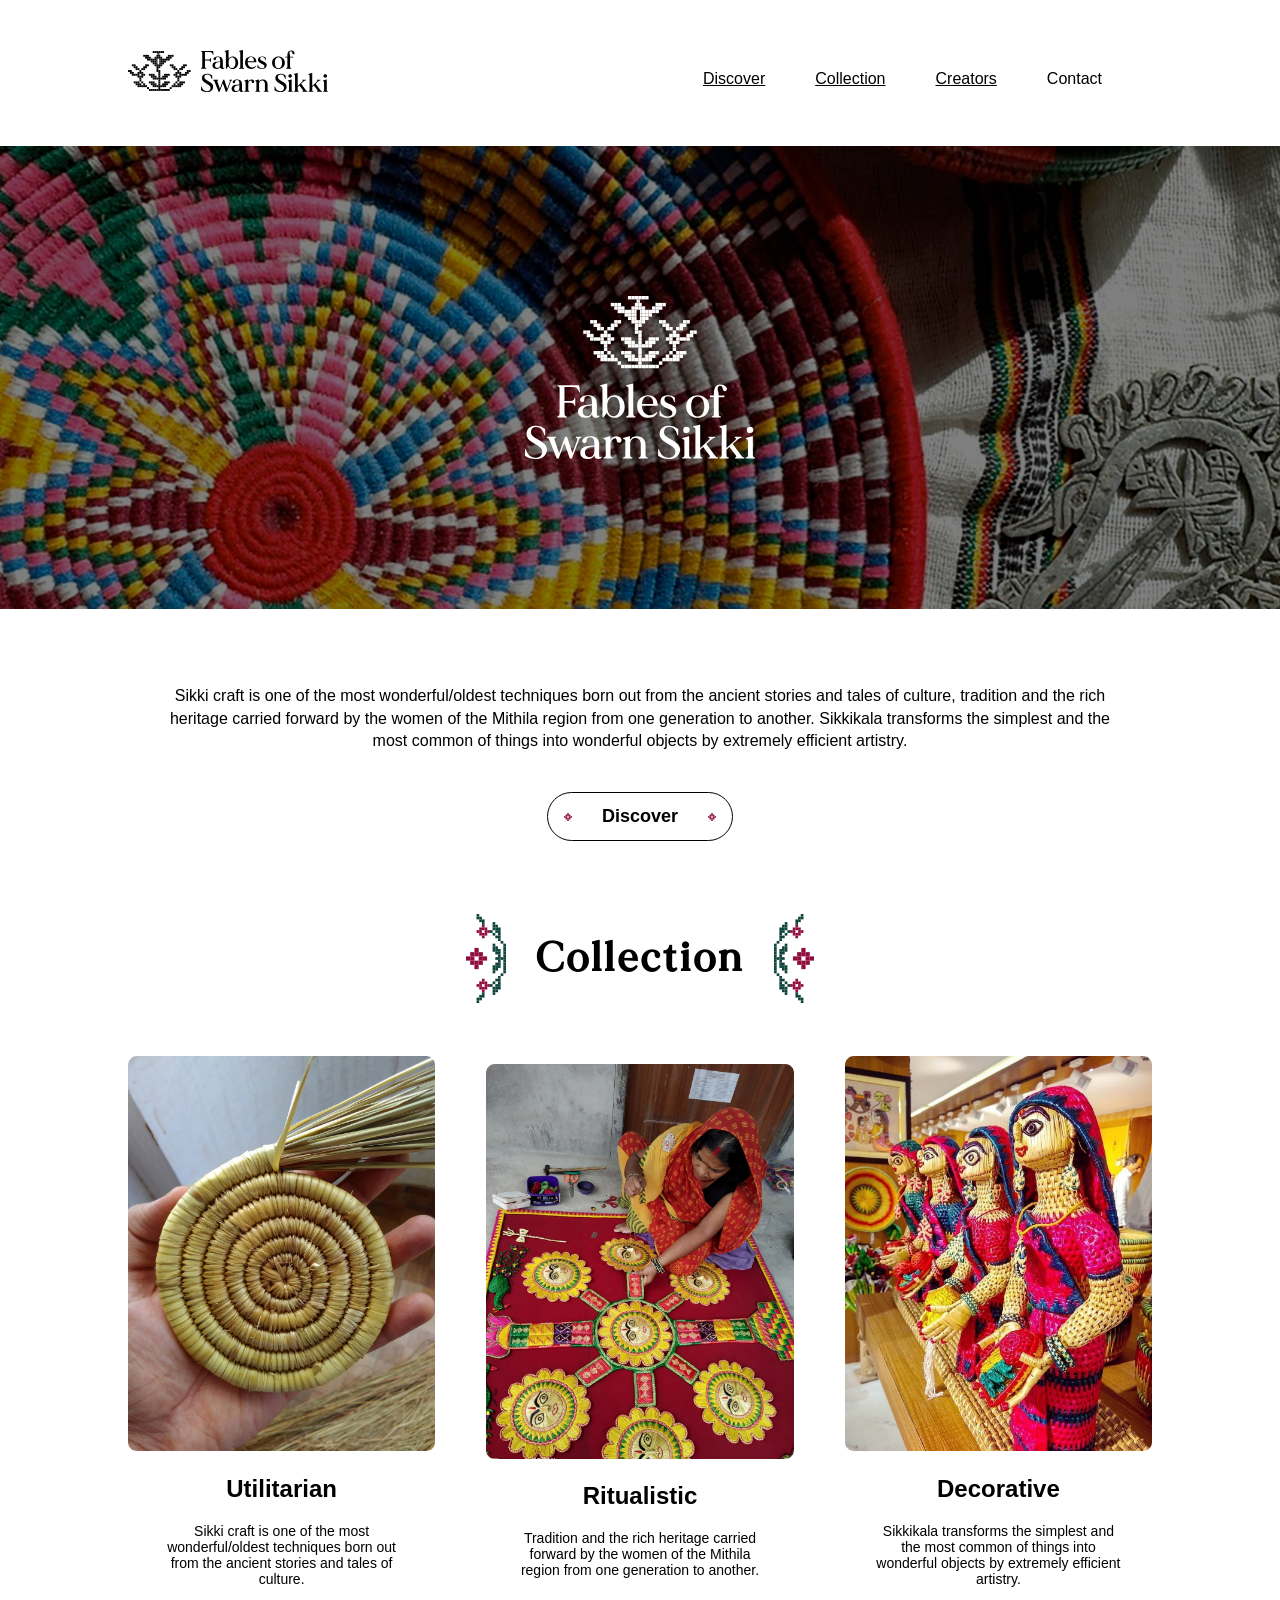
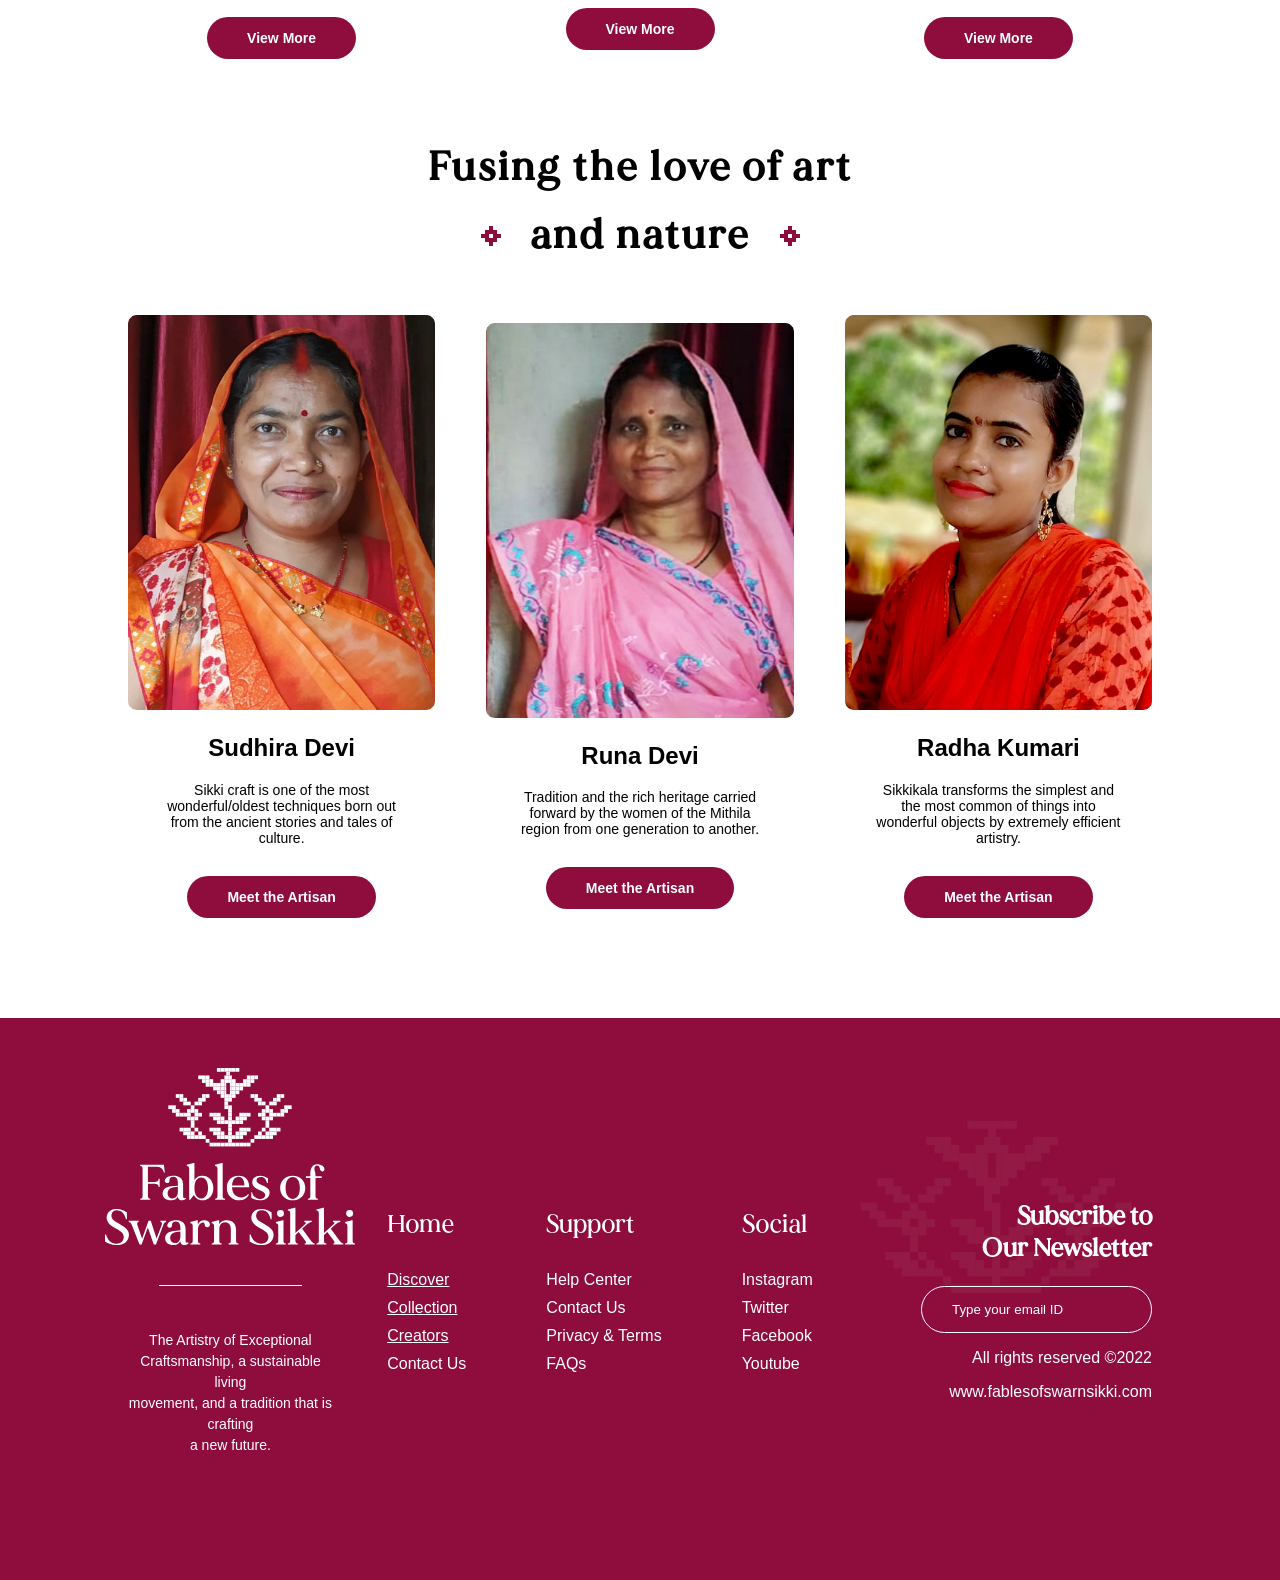
<file: index.html>
<!DOCTYPE html>
<html lang="en">
<head>
  <meta charset="UTF-8">
  <meta http-equiv="X-UA-Compatible" content="IE=edge">
  <meta name="viewport" content="width=device-width, initial-scale=1.0">
  <link rel="stylesheet" href="style.css">
  <title>Fables of Swarn Sikki</title>
</head>
<body>
  <nav class="container">
    <a href="./">
      <img src="./assets/logo.svg" alt="Logo">
    </a>
    <div class="menu-item">
        <ul>
            <li class="item">
                <a href="./discover.html" style="color:rgb(0, 0, 0)">Discover</a>
            </li>
            <li class="item">
              <a href="./collection.html" style="color:rgb(0, 0, 0)">Collection</a>
            </li>
            <li class="item">
              <a href="./" style="color:rgb(0, 0, 0)">Creators</a>
            </li>
            <li class="item">
                Contact
            </li>
        </ul>
    </div>
  </nav>


  <!-- Cover Image -->
  <div class="main">
    <div class="content container index-main">
      <img src="./assets/logo-white.svg" alt="">
    </div>
  </div>

  <div class="content container">
    <div class="about">
      <p>Sikki craft is one of the most wonderful/oldest techniques born out from the ancient stories and tales of culture, tradition and the rich <br> heritage carried forward by the women of the Mithila region from one generation to another. Sikkikala transforms the simplest and the<br> most common of things into wonderful objects by extremely efficient artistry.</p>
      <button class="flower-button">
        <img src="./assets/FlowerIcon.svg" alt="">
        Discover
        <img src="./assets/FlowerIcon.svg" alt="">
      </button>  
    </div>

  </div>


  <div class="content container">
    <div class="collection-title">
      <img src="./assets/BelIcon-Right.svg" alt="">
      Collection
      <img src="./assets/BelIcon-left.svg" alt="">
    </div>
    <div class="grid3">
      <div class="item">
        <img src="./assets/Collection01-utilitarian.png" alt="">
        <h2>Utilitarian</h2>
        <p>Sikki craft is one of the most wonderful/oldest techniques born out from the ancient stories and tales of culture.</p>
        <button class="dark-button">
          View More
        </button>
      </div>
      <div class="item">
        <img src="./assets/Collection02-ritualistic.png" alt="">
        <h2>Ritualistic</h2>
        <p>Tradition and the rich heritage carried forward by the women of the Mithila region from one generation to another.</p>
        <button class="dark-button">
          View More
        </button>
      </div>
      <div class="item">
        <img src="./assets/Collection03-Decorative.png" alt="">
        <h2>Decorative</h2>
        <p>Sikkikala transforms the simplest and the most common of things into wonderful objects by extremely efficient artistry.</p>
        <button class="dark-button">
          View More
        </button>
      </div>            

    </div>
  </div>



  <div class="content container" style="margin-top: 70px;">
    <div class="collection-title  collection-title1">
      Fusing the love of art
    </div>
    <div class="collection-title collection-title1" style="margin-bottom: 40px;">
      <img src="./assets/FlowerIcon.svg" alt="">
      and nature
      <img src="./assets/FlowerIcon.svg" alt="">
    </div>
    <div class="grid3">
      <div class="item">
        <img src="./assets/Artisan01-Sudhira.png" alt="">
        <h2>Sudhira Devi</h2>
        <p>Sikki craft is one of the most wonderful/oldest techniques born out from the ancient stories and tales of culture.</p>
        <button class="dark-button">
          Meet the Artisan
        </button>
      </div>
      <div class="item">
        <img src="./assets/Artisan02-Runa.png" alt="">
        <h2>Runa Devi</h2>
        <p>Tradition and the rich heritage carried forward by the women of the Mithila region from one generation to another.</p>
        <button class="dark-button">
          Meet the Artisan
        </button>
      </div>
      <div class="item">
        <img src="./assets/Artisan03-Radha.png" alt="">
        <h2>Radha Kumari</h2>
        <p>Sikkikala transforms the simplest and the most common of things into wonderful objects by extremely efficient artistry.</p>
        <button class="dark-button">
          Meet the Artisan
        </button>
      </div>            

    </div>
  </div>


  <div class="footer">
    <div class="container">
      <div class="top">
        <div class="left">
            <div class="logo">
                <img src="./assets/logo-white.svg" alt="">
                <div class="line"></div>
                <p>The Artistry of Exceptional<br>Craftsmanship, a sustainable living<br>movement, and a tradition that is crafting<br>a new future.</p>
            </div>
        </div>
        <div class="right">
          <div class="footer-menu">
            <div class="items">
                <div class="title">
                    Home
                </div>
                <ul>
                  <li class="item"><a href="./discover.html" style="color:white">Discover</a></li>
                  <li class="item"><a href="./collection.html" style="color:white">Collection</a></li>
                  <li class="item"><a href="./" style="color:white">Creators</a></li>
                
                    <li class="item">Contact Us</li>
                </ul>
            </div>
            <div class="items">
                <div class="title">
                    Support
                </div>
                <ul>
                    <li class="item">Help Center</li>
                    <li class="item">Contact Us</li>
                    <li class="item">Privacy & Terms</li>
                    <li class="item">FAQs</li>
                </ul>
            </div>

            <div class="items">
                <div class="title">
                    Social
                </div>
                <ul>
                    <li class="item">Instagram</li>
                    <li class="item">Twitter</li>
                    <li class="item">Facebook</li>
                    <li class="item">Youtube</li>
                </ul>
            </div>

          </div>
        </div>
        <div class="subscribe">
          <h2>Subscribe to<br>Our Newsletter</h2>
          <input type="text" name="email" id="email" placeholder="Type your email ID">
          <div>
            <p>All rights reserved ©2022</p>
            <p>www.fablesofswarnsikki.com</p>
          </div>
        </div>

    </div>      
    </div>

    </div>
  </div>

</body>
</html>
</file>
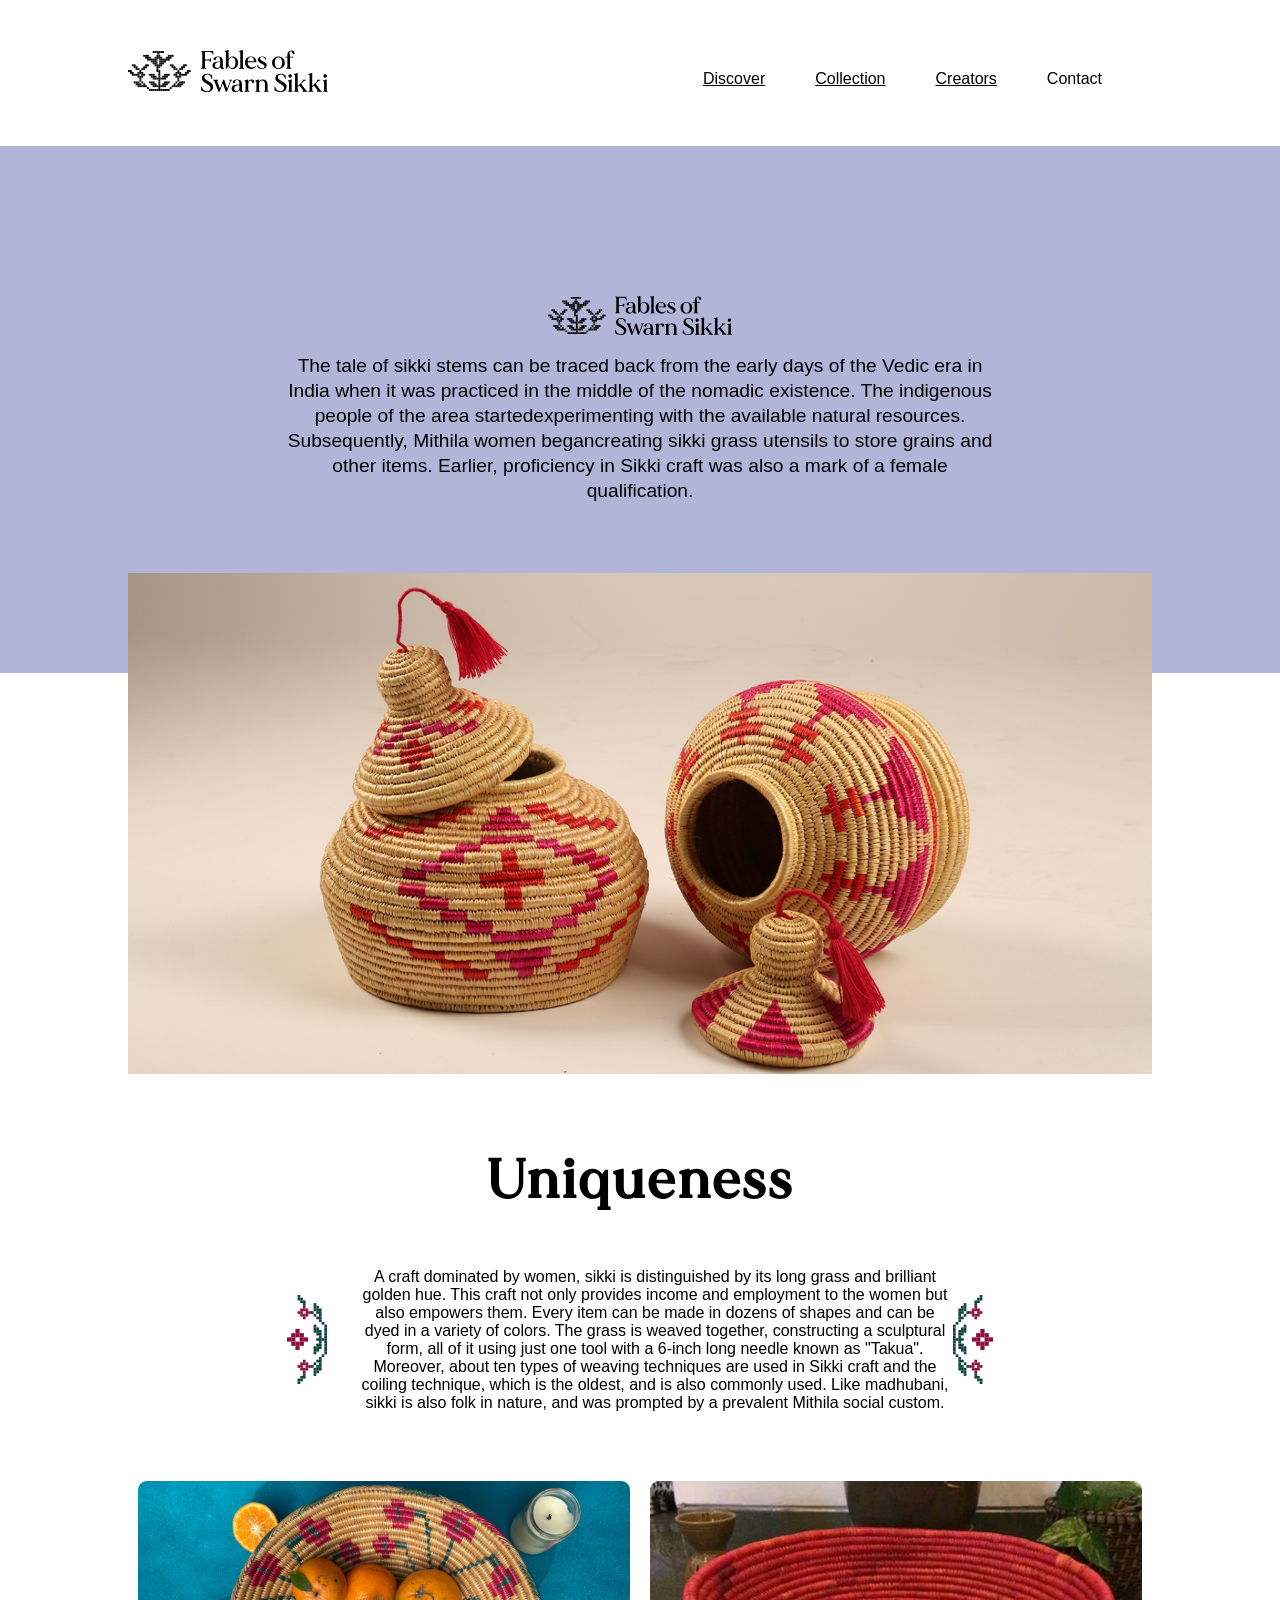
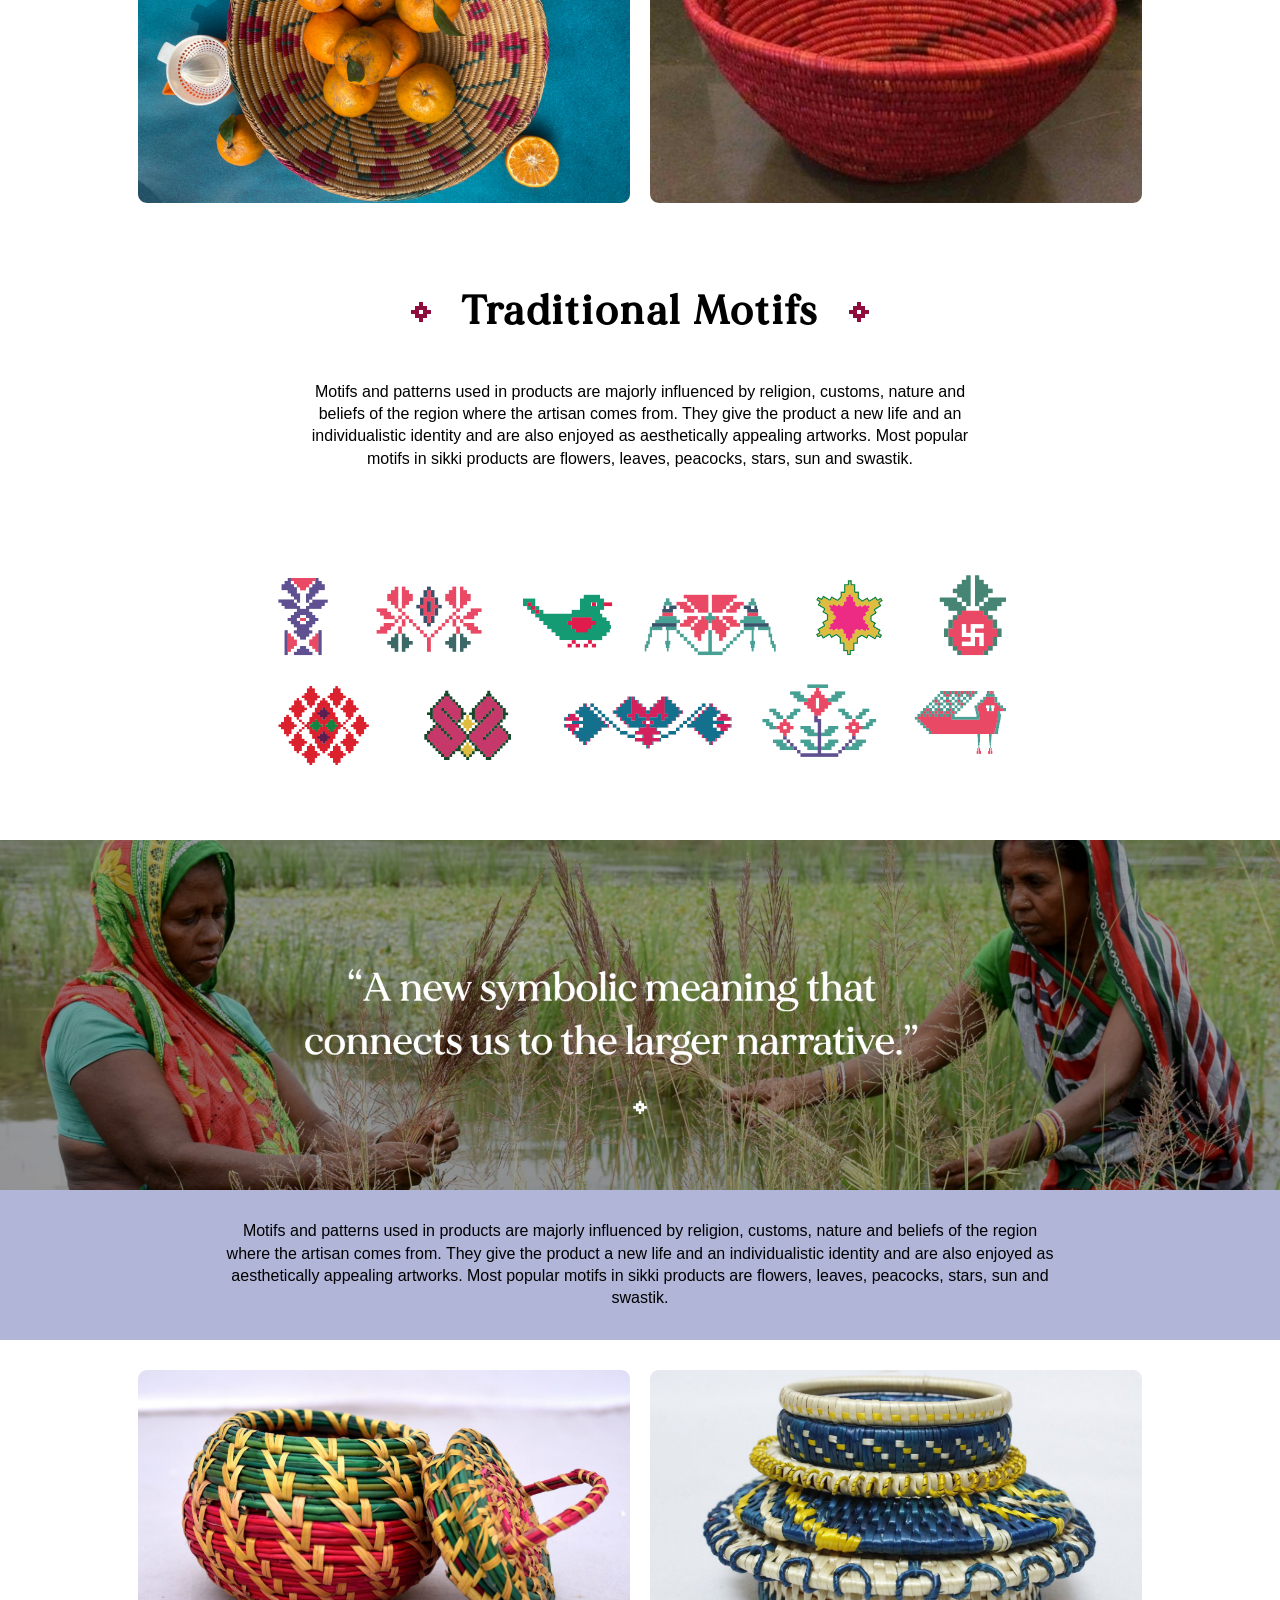
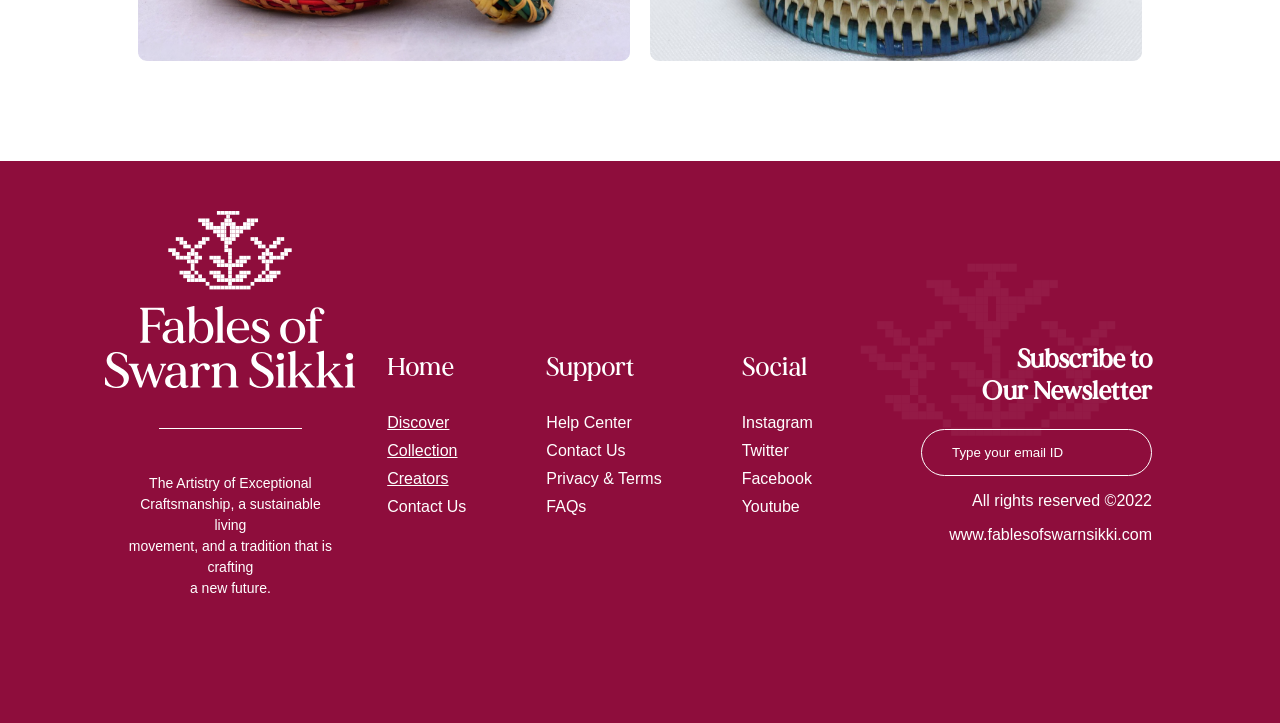
<file: discover.html>
<!DOCTYPE html>
<html lang="en">
<head>
  <meta charset="UTF-8">
  <meta http-equiv="X-UA-Compatible" content="IE=edge">
  <meta name="viewport" content="width=device-width, initial-scale=1.0">
  <link rel="stylesheet" href="style.css">
  <title>Fables of Swarn Sikki - Discover</title>
</head>
<body>
  <nav class="container">
    <a href="./">
      <img src="./assets/logo.svg" alt="Logo">
    </a>
    <div class="menu-item">
        <ul>
            <li class="item">
                <a href="./discover.html" style="color:rgb(0, 0, 0)">Discover</a>
            </li>
            <li class="item">
              <a href="./collection.html" style="color:rgb(0, 0, 0)">Collection</a>
            </li>
            <li class="item">
              <a href="./" style="color:rgb(0, 0, 0)">Creators</a>
            </li>
            <li class="item">
                Contact
            </li>
        </ul>
    </div>
  </nav>

  <!-- Cover Image -->
  <div class="main main-discover">
    <div class="content container discover">
      <img src="./assets/logo.svg" alt="">
      <p>
        The tale of sikki stems can be traced back from the early days of the Vedic era in India when it was practiced in the middle of the nomadic existence. The indigenous people of the area startedexperimenting with the available natural resources. Subsequently, Mithila women begancreating sikki grass utensils to store grains and other items. Earlier, proficiency in Sikki craft was also a mark of a female qualification. 
      </p>
    </div>
  </div>

  <div class="container image-container discover-cover">
    <img src="./assets/COVER.png" alt="">
  </div>

  <div class="content container">

    <div class="collection-title" style="margin-top: 60px; margin-bottom: 10px !important; font-size: 3.4em;">
      Uniqueness
    </div>

    <div class="collection-title">
      <img src="./assets/BelIcon-Right.svg" alt="">
      <p style="text-align: center;font-size: 16px; font-family: 'Mulish', sans-serif; font-weight: normal; letter-spacing: normal; width: 60%;">
        A craft dominated by women, sikki is distinguished by its long grass and brilliant golden hue. This craft not only 

        provides income and employment to the women but also empowers them. Every item can be made in dozens of 

        shapes and can be dyed in a variety of colors. The grass is weaved together, constructing a sculptural form, all of it 

        using just one tool with a 6-inch long needle known as "Takua". Moreover, about ten types of weaving techniques are 

        used in Sikki craft and the coiling technique, which is the oldest, and is also commonly used. Like madhubani, sikki is 

        also folk in nature, and was prompted by a prevalent Mithila social custom. 
      </p>
      <img src="./assets/BelIcon-left.svg" alt="">
    </div>
  </div>

  <div class="container image-container two">
    <img src="./assets/UPPER 01.png" alt="">      
    <img src="./assets/UPPWE 02.png" alt="">      
  </div>

  <div class="content container" style="margin-top: 70px;">
    <div class="collection-title collection-title1" style="margin-bottom: 0!important;">
      <img src="./assets/FlowerIcon.svg" alt="">
      Traditional Motifs
      <img src="./assets/FlowerIcon.svg" alt="">
    </div>
    <div class="white-background gray-background">
      <p class="container">Motifs and patterns used in products are majorly influenced by religion, customs, nature and 
        beliefs of the region where the artisan comes from. They give the product a new life and an 
        individualistic identity and are also enjoyed as aesthetically appealing artworks. Most popular 
        motifs in sikki products are flowers, leaves, peacocks, stars, sun and swastik. </p>
    </div>
  </div>

  <div class="container image-container">
    <img src="./assets/Artboard – 2.png" alt="">      
  </div>

  <div class="image-container" style="margin-bottom: 0px!important;">
    <img src="./assets/Artboard – 1 (1).png" alt="">      
  </div>

  <div class="gray-background">
    <p class="container">Motifs and patterns used in products are majorly influenced by religion, customs, nature and 
      beliefs of the region where the artisan comes from. They give the product a new life and an 
      individualistic identity and are also enjoyed as aesthetically appealing artworks. Most popular 
      motifs in sikki products are flowers, leaves, peacocks, stars, sun and swastik. </p>
  </div>

  <div class="container image-container two">
    <img src="./assets/LOWER 1.png" alt="">      
    <img src="./assets/LOWER 2.png" alt="">      
  </div>


  <div class="footer">
    <div class="container">
      <div class="top">
        <div class="left">
            <div class="logo">
                <img src="./assets/logo-white.svg" alt="">
                <div class="line"></div>
                <p>The Artistry of Exceptional<br>Craftsmanship, a sustainable living<br>movement, and a tradition that is crafting<br>a new future.</p>
            </div>
        </div>
        <div class="right">
          <div class="footer-menu">
            <div class="items">
                <div class="title">
                    Home
                </div>
                <ul>
                  <li class="item"><a href="./discover.html" style="color:white">Discover</a></li>
                  <li class="item"><a href="./collection.html" style="color:white">Collection</a></li>
                  <li class="item"><a href="./" style="color:white">Creators</a></li>
                
                    <li class="item">Contact Us</li>
                </ul>
            </div>
            <div class="items">
                <div class="title">
                    Support
                </div>
                <ul>
                    <li class="item">Help Center</li>
                    <li class="item">Contact Us</li>
                    <li class="item">Privacy & Terms</li>
                    <li class="item">FAQs</li>
                </ul>
            </div>

            <div class="items">
                <div class="title">
                    Social
                </div>
                <ul>
                    <li class="item">Instagram</li>
                    <li class="item">Twitter</li>
                    <li class="item">Facebook</li>
                    <li class="item">Youtube</li>
                </ul>
            </div>

          </div>
        </div>
        <div class="subscribe">
          <h2>Subscribe to<br>Our Newsletter</h2>
          <input type="text" name="email" id="email" placeholder="Type your email ID">
          <div>
            <p>All rights reserved ©2022</p>
            <p>www.fablesofswarnsikki.com</p>
          </div>
        </div>

    </div>      
    </div>

    </div>
  </div>

</body>
</html>
</file>
<file: style.css>
@font-face {
  font-family: Mirage;
  src: url('assets/Mirage-Medium-PERSONAL-USE.otf');
}

html, body {
  margin: 0;
  padding: 0;
  font-family: 'Mulish', sans-serif;
}

.container {
  width: 80%;
  margin: 0 auto;
}

nav {
  display: flex;
  justify-content: space-between;
  align-items: flex-start;
  padding-top: 50px;
  padding-bottom: 50px;
}

nav .container {
  display: flex;
  align-items: center;
  justify-content: center;
}

nav img {
  height: auto;
  width: 200px;
}


.menu-item {
  margin-top: 20px;  
}


nav ul {
  list-style: none;
  display: flex;
  align-items: center;
  justify-content: center;
  margin: 0px;
}

nav .item {
  display: flex;
  align-items: center;
  margin-right: 50px;
}

nav .item p {
  margin: 0;
}

nav .item .svg-icon {
  width: 20px;
  height: 20px;
  margin-right: 7px;
}

.main {
  background-image: url('./assets/CoverImage-withOverlay.png');
  height: auto;
  background-size: cover;
  background-repeat: no-repeat;
  width: 100%;
  display: flex;
  align-items: center;
  justify-content: flex-start;
  background-position: top;
}

.main-container {
  background-image: url('./assets/Artboard – 1.png');
  min-height: 60vh;
}

.main-discover {
  background-color: #b1b5d8;
  background-image: unset !important;
}

.main .content {
  color: white;
  padding-top: 150px;
  padding-bottom: 150px;
  display: flex;
  flex-direction: column;
  align-items: center;
  color: black;
  text-align: center;
}

.main .content p {
  font-size: 1.2em;
  line-height: 1.3;
  width: 35%;
}

.main-discover .discover p {
  width: 70% !important;
}

.main .content button {
  padding: 15px 40px;
  cursor: pointer;
  border: 2px solid white;
  border-radius: 100px;
  background: none;
  color: white;
}
.tools {
  display: flex;
  margin-top: -50px;
  justify-content: space-between;
}

.dots {
  display: flex;
  align-items: center;
  justify-content: center;
  list-style: none;
}

.dots div {
  height: 8px;
  width: 8px;
  background-color: rgb(255, 255, 255, 0.5);
  border-radius: 100px;
  margin-right: 10px;
}

.arrow {
  color: white;
  height: 24px;
  width: 24px;
}

.dots div:first-child {
  background-color: white;
}


.about {
  padding-top: 60px;
  padding-bottom: 60px;
  display: flex;
  flex-direction: column;
  align-items: center;
}

.about p {
  text-align: center;
  line-height: 1.4em;
  margin-bottom: 40px;
}

.flower-button {
  display: flex;
  font-size: 18px;
  font-weight: bold;
  background: white;
  border-radius: 1000px;
  border: 1px solid black;
  padding: 13px 16px;
  font-family: 'Mulish', sans-serif;
  display: flex;
  align-items: center;
}

.flower-button img {
  width: 8px;
  height: auto;
}


.flower-button img:nth-child(1) {
  margin-right: 30px;
}

.flower-button img:nth-child(2) {
  margin-left: 30px;
}

.grid3 {
  display: flex;
  align-items: center;
  justify-content: space-between;
}

.grid3 .item {
  width: 30%;
  max-width: 30%;
}

.grid3 .item img {
  width: 100%;
  height: auto;
}

.grid3 .item h2 {
  text-align: center;
}

.grid3 .item p {
  text-align: center;
  font-size: 14px;
  width: 80%;
  margin: 0 auto;
  margin-bottom: 30px;
}

.dark-button {
  display: flex;
  font-size: 14px;
  font-weight: bold;
  background: #8E0D3C;
  border-radius: 1000px;
  border: none;
  padding: 13px 40px;
  font-family: 'Mulish', sans-serif;
  display: flex;
  align-items: center;
  margin: 0 auto;
  color: white;
}



.collection-title {
  display: flex;
  font-size: 40px;
  letter-spacing: 3px;
  font-weight: bold;
  padding: 13px 16px;
  font-family: Mirage;
  display: flex;
  align-items: center;
  margin: 0 auto;
  justify-content: center;
  margin-bottom: 40px;
  text-align: center;
}

.collection-title-gray {
  background-color: #b1b5d8;
  color: white;
  padding-top: 50px !important;
  padding-bottom: 50px !important;
}

.collection-title1 {
  margin-bottom: -10px;
}

.collection-title img {
  width: 40px;
  height: auto;
}

.collection-title1 img {
  width: 20px !important;
  height: auto;
}

.collection-title img:nth-child(1) {
  margin-right: 30px;
}

.collection-title img:nth-child(2) {
  margin-left: 30px !important;
}

.footer {
  color: white;
  margin-top: 100px;
  background-color: #8E0D3C;
  background-image: url('./assets/Footer.png');
  height: auto;
  background-size: contain;
  background-repeat: no-repeat;
  width: 100%;
  display: flex;
  align-items: center;
  justify-content: flex-start;
  background-position: top;
}

.footer .top {
  display: flex;
  justify-content: space-between;
  padding-top: 50px;
  padding-bottom: 50px;
}

.footer .top .left {
  width: 20%;
}

.footer .top .left .logo {
  margin-bottom: 60px;
  display: flex;
  flex-direction: column;
  align-items: center;
}

.footer .top .left .logo img {
  width: 250px;
}

.footer .top .left .logo p {
  text-align: center;
  line-height: 1.5em;
  font-size: 14px;
}

.line {
  height: 1px;
  width: 70%;
  background-color: white;
  margin-top: 40px;
  margin-bottom: 30px;
}

.footer .top .left .subscribe {
  display: flex;
  align-items: center; 
}

.footer .top .left .subscribe input[type="text"] {
  border: 1px solid white;
  background-color: transparent;
  color: white;
  padding: 6px 10px;
  margin-right: 40px;
}

.footer .top .left .subscribe input[type="text"]::placeholder{
  color: white;
}

.footer .top .left .subscribe input[type="submit"] {
  border: 1px solid white;
  background-color: transparent;
  padding: 7px 30px;
}

.footer .top .right {
  width: 60%;
  display: flex;
  justify-content: center;
  align-items: center;
}

.footer .top .right .footer-menu {
  display: flex;
  justify-content: flex-end;
}

.footer .top .right .footer-menu .items {
  margin-right: 80px;
}

.footer .top .right .footer-menu .items .title {
  font-family: Mirage;
  font-size: 25px;
}

.footer .top .right .footer-menu .items ul {
list-style: none;
padding: 0;
margin-top: 30px;
}

.footer .top .right .footer-menu .items ul li{
  margin-bottom: 10px;
}

.footer .top .subscribe {
  width: 20%;
  display: flex;
  flex-direction: column;
  align-items: flex-end;
  justify-content: center;
}

.footer .top .subscribe input {
  border-radius: 300px;
  padding: 15px 30px;
  background: none;
  border: 1px solid white;
  color: white;
}

.footer .top .subscribe input::placeholder {
  color: white;
}

.footer .top .subscribe h2 {
  font-family: Mirage;
  font-size: 25px;
  text-align: right;
}



.footer .top .subscribe p {
  text-align: right;
}

.footer .bottom {
  margin-top: 30px;
}

.footer .bottom .footer-base {
  display: flex;
  justify-content: space-between;
  margin-bottom: 30px;
  margin-top: 60px;
}

.footer .bottom .footer-base .legal {
  list-style: none;
  margin: 0;
  padding: 0;
  display: flex;
}

.footer .bottom .footer-base .legal li {
  margin-right: 40px;
  text-decoration: underline;
}

.footer .bottom .footer-base .social {
  list-style: none;
  margin: 0;
  padding: 0;
  display: flex;
}

.footer .bottom .footer-base .social li {
  margin-right: 20px;
  text-decoration: underline;
}

.image-container {
  display: flex;
  justify-content: space-around;
  margin: 30px auto;
}

.image-container img {
  width: 100%;
}
.image-container.two img {
  width: 48%;
}

.gray-background {
  background-color: #b1b5d8;
  display: flex;
  align-items: center;
  padding-left: 9%;
  padding-right: 9%;
}
.gray-background p{
  text-align: center;
  padding: 30px 0;
  line-height: 1.4em;
}

.white-background {
  background-color: unset !important;
}

.discover-cover {
  margin-top: -100px;
}

.index-main {
  width: 18% !important;
}

.discover img {
  width: 18%;
}

@media only screen and (max-width: 600px) {
  nav ul {
    display: none;
  }

  .footer .top {
    display: flex;
    flex-direction: column;
  }

  .footer .top .left,
  .footer .top .right,
  .footer .top .subscribe
  {
    width: 100%;
  }

  .footer .top .subscribe {
    align-items: center;
    justify-content: center;
  }

  .footer .top .subscribe h2 {
    text-align: center;
  }
 
  .footer .top .right .footer-menu{
    width: 100%;
    justify-content: space-around;
  }

  .footer .top .right .footer-menu .items {
    width: 40%;
    margin-right: 20px;
  }

  .grid3 {
    flex-direction: column;
  }
  
  .grid3 .item {
    width: 90%;
    max-width: 90%;
    margin-bottom: 30px;
  }

  .collection-title img {
    display: none;
  }

  .collection-title p {
    width: 100% !important;
  }
  
  .collection-title-gray img {
    display: block !important;
  }

  .image-container {
    display: flex;
    justify-content: space-around;
    margin: 30px auto;
  }
  
  .image-container img {
    width: 100%;
  }

  .image-container.two {
    flex-direction: column;
  }

  .image-container.two img {
    width: 100%;
    margin-bottom: 20px;
  }

  .discover {
    padding-top: 70px !important;
  }

  .main-discover .discover p {
    width: 100% !important;
    margin-top: 30px;
  }

  .discover img {
    width: 80%;
  }

  .discover-cover {
    margin-top: -80px;
  }

  .container {
    width: 90%;
  }
  nav {
    padding-top: 20px;
    padding-bottom: 20px;
  }

  .index-main {
    width: 60% !important;
  }

  .main-container {
    background-image: url('./assets/COLLECTION\ –\ 1.png'); 
    background-size: contain;
    min-height: unset;
  }
}
</file>
